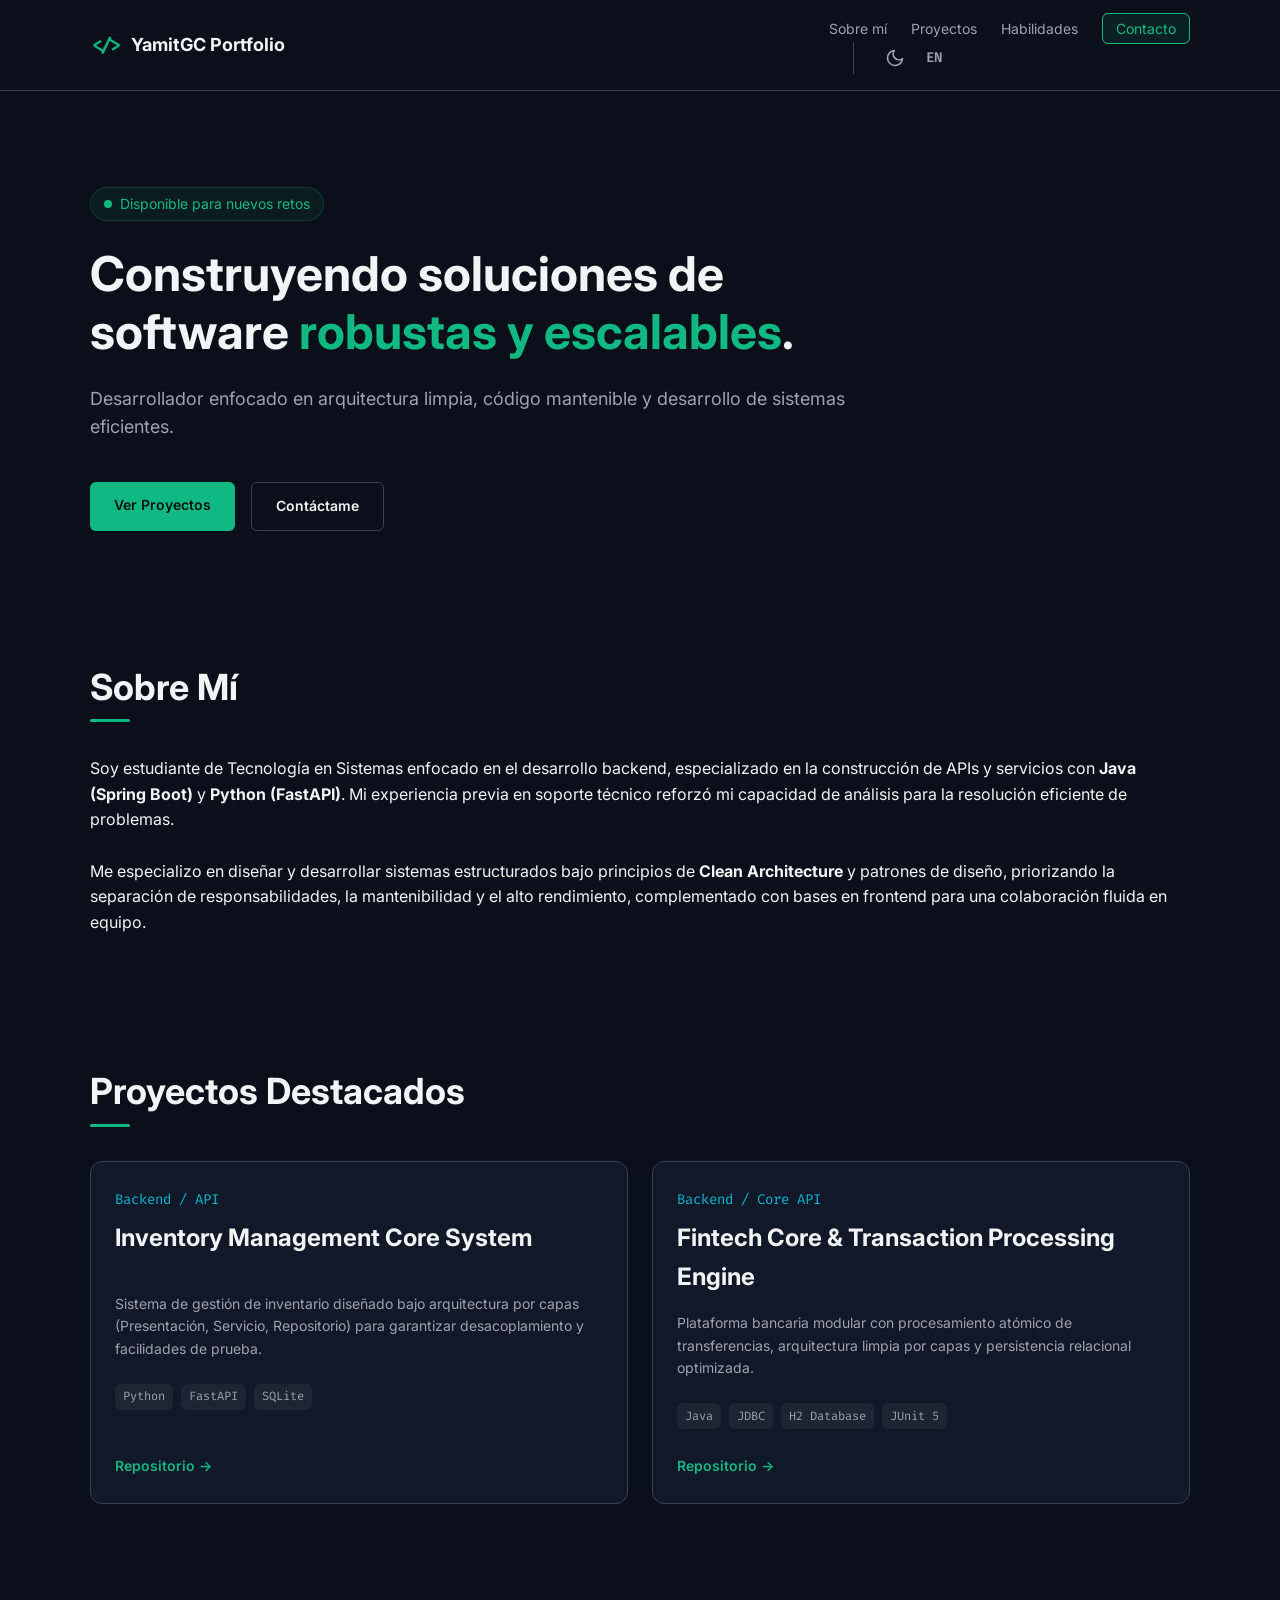
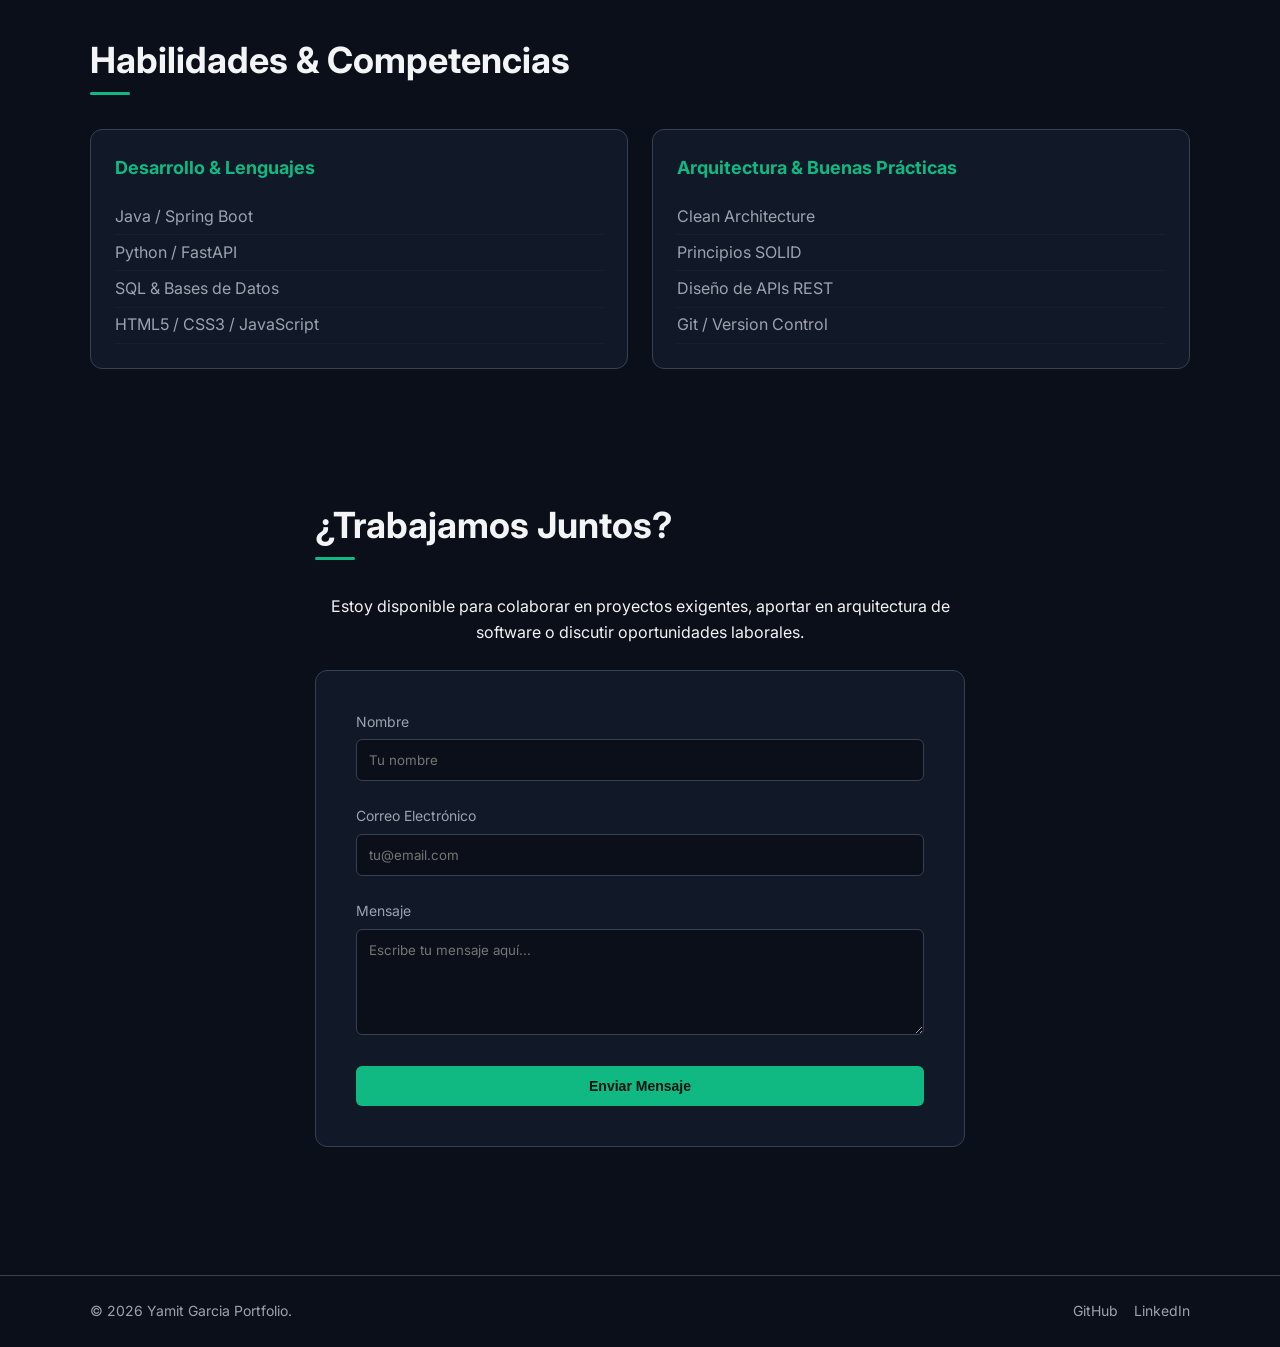
<file: index.html>
<!DOCTYPE html>
<html lang="es">
<head>
  <meta charset="UTF-8">
  <meta name="viewport" content="width=device-width, initial-scale=1.0">
  <meta name="description" content="Portafolio Profesional de Desarrollo de Software y Arquitectura Backend/Frontend.">
  <title>Portfolio | YamitGC Developer</title>
  <link rel="icon" type="image/png" href="assets/favicon.png">
  
  <!-- CSS Principal (Carga modular) -->
  <link rel="stylesheet" href="style.css">
  
  <!-- Tipografía Google Fonts -->
  <link rel="preconnect" href="https://fonts.googleapis.com">
  <link rel="preconnect" href="https://fonts.gstatic.com" crossorigin>
  <link href="https://fonts.googleapis.com/css2?family=Fira+Code:wght@400;500&family=Inter:wght@300;400;600;700&display=swap" rel="stylesheet">
</head>
<body>

  <!-- Encabezado y Navegación Principal -->
  <header class="header" id="header">
    <div class="container header__container">
      <a href="#hero" class="logo" aria-label="Inicio">
        <span class="logo__symbol">&lt;/&gt;</span>
        <span class="logo__text">YamitGC Portfolio</span>
      </a>
      
      <nav class="nav" aria-label="Navegación principal">
        <ul class="nav__list">
          <li class="nav__item"><a href="#about" class="nav__link" data-i18n="nav_about">Sobre mí</a></li>
          <li class="nav__item"><a href="#projects" class="nav__link" data-i18n="nav_projects">Proyectos</a></li>
          <li class="nav__item"><a href="#skills" class="nav__link" data-i18n="nav_skills">Habilidades</a></li>
          <li class="nav__item"><a href="#contact" class="nav__link nav__link--cta" data-i18n="nav_contact">Contacto</a></li>
        </ul>

        <!-- Controles de Tema e Idioma -->
        <div class="controls">
          <button id="theme-toggle" class="controls__btn" aria-label="Cambiar tema">
            <svg id="theme-icon" xmlns="http://www.w3.org/2000/svg" width="20" height="20" viewBox="0 0 24 24" fill="none" stroke="currentColor" stroke-width="2" stroke-linecap="round" stroke-linejoin="round">
              <path d="M21 12.79A9 9 0 1 1 11.21 3 7 7 0 0 0 21 12.79z"></path>
            </svg>
          </button>
          
          <button id="lang-toggle" class="controls__btn controls__btn--text" aria-label="Cambiar idioma">
            EN
          </button>
        </div>
      </nav>
    </div>
  </header>

  <main id="main-content">
    
    <!-- Hero Section -->
    <section class="hero" id="hero">
      <div class="container hero__container">
        <div class="hero__content">
          <div class="badge" role="status">
            <span class="badge__dot"></span> <span data-i18n="hero_badge">Disponible para nuevos retos</span>
          </div>
          <h1 class="hero__title" data-i18n="hero_title">
            Construyendo soluciones de software <span class="text-highlight">robustas y escalables</span>.
          </h1>
          <p class="hero__subtitle" data-i18n="hero_subtitle">
            Desarrollador enfocado en arquitectura limpia, código mantenible y desarrollo de sistemas eficientes.
          </p>
          <div class="hero__actions">
            <a href="#projects" class="btn btn--primary" data-i18n="hero_btn_projects">Ver Proyectos</a>
            <a href="#contact" class="btn btn--secondary" data-i18n="hero_btn_contact">Contáctame</a>
          </div>
        </div>
      </div>
    </section>

    <!-- Sobre Mí -->
    <section class="about section" id="about">
      <div class="container">
        <h2 class="section__title" data-i18n="about_title">Sobre Mí</h2>
        <div class="about__grid">
          <article class="about__text">
            <p data-i18n="about_p1">
              Soy estudiante de Tecnología en Sistemas enfocado en el desarrollo backend, especializado en la construcción de APIs y servicios con <strong>Java (Spring Boot)</strong> y <strong>Python (FastAPI)</strong>. Mi experiencia previa en soporte técnico reforzó mi capacidad de análisis para la resolución eficiente de problemas.
            </p>
            <br>
            <p data-i18n="about_p2">
              Me especializo en diseñar y desarrollar sistemas estructurados bajo principios de <strong>Clean Architecture</strong> y patrones de diseño, priorizando la separación de responsabilidades, la mantenibilidad y el alto rendimiento, complementado con bases en frontend para una colaboración fluida en equipo.
            </p>
          </article>
        </div>
      </div>
    </section>

    <!-- Proyectos destacados -->
    <section class="projects section" id="projects">
      <div class="container">
        <h2 class="section__title" data-i18n="projects_title">Proyectos Destacados</h2>
        
        <div class="projects__grid">
          
          <article class="project-card">
            <header class="project-card__header">
              <span class="project-card__tag" data-i18n="proj1_tag">Backend / API</span>
              <h3 class="project-card__title" data-i18n="proj1_title">Inventory Management Core System</h3>
            </header>
            <div class="project-card__body">
              <p data-i18n="proj1_desc">
                Sistema de gestión de inventario diseñado bajo arquitectura por capas (Presentación, Servicio, Repositorio) para garantizar desacoplamiento y facilidades de prueba.
              </p>
              <ul class="tech-stack" aria-label="Tecnologías usadas">
                <li class="tech-stack__item">Python</li>
                <li class="tech-stack__item">FastAPI</li>
                <li class="tech-stack__item">SQLite</li>
              </ul>
            </div>
            <footer class="project-card__footer">
              <a href="https://github.com/YamitGC/Inventory-FastAPI" class="project-card__link" target="_blank" rel="noopener noreferrer" data-i18n="proj1_link">Repositorio &rarr;</a>
            </footer>
          </article>

          <article class="project-card">
            <header class="project-card__header">
              <span class="project-card__tag" data-i18n="proj2_tag">Backend / Core API</span>
              <h3 class="project-card__title" data-i18n="proj2_title">Fintech Core & Transaction Processing Engine</h3>
            </header>
            <div class="project-card__body">
              <p data-i18n="proj2_desc">
                Plataforma bancaria modular con procesamiento atómico de transferencias, arquitectura limpia por capas y persistencia relacional optimizada.
              </p>
              <ul class="tech-stack" aria-label="Tecnologías usadas">
                <li class="tech-stack__item">Java</li>
                <li class="tech-stack__item">JDBC</li>
                <li class="tech-stack__item">H2 Database</li>
                <li class="tech-stack__item">JUnit 5</li>
              </ul>
            </div>
            <footer class="project-card__footer">
              <a href="https://github.com/YamitGC/fintech-core-api" class="project-card__link" target="_blank" rel="noopener noreferrer" data-i18n="proj2_link">Repositorio &rarr;</a>
            </footer>
          </article>

        </div>
      </div>
    </section>

    <!-- Habilidades -->
    <section class="skills section" id="skills">
      <div class="container">
        <h2 class="section__title" data-i18n="skills_title">Habilidades & Competencias</h2>
        
        <div class="skills__grid">
          <div class="skills__category">
            <h3 class="skills__category-title" data-i18n="skills_cat1">Desarrollo & Lenguajes</h3>
            <ul class="skills__list">
              <li>Java / Spring Boot</li>
              <li>Python / FastAPI</li>
              <li>SQL & Bases de Datos</li>
              <li>HTML5 / CSS3 / JavaScript</li>
            </ul>
          </div>

          <div class="skills__category">
            <h3 class="skills__category-title" data-i18n="skills_cat2">Arquitectura & Buenas Prácticas</h3>
            <ul class="skills__list">
              <li>Clean Architecture</li>
              <li>Principios SOLID</li>
              <li>Diseño de APIs REST</li>
              <li>Git / Version Control</li>
            </ul>
          </div>
        </div>
      </div>
    </section>

    <!-- Contacto -->
    <section class="contact section" id="contact">
      <div class="container container--narrow">
        <h2 class="section__title text-center" data-i18n="contact_title">¿Trabajamos Juntos?</h2>
        <p class="contact__intro text-center" data-i18n="contact_intro">
          Estoy disponible para colaborar en proyectos exigentes, aportar en arquitectura de software o discutir oportunidades laborales.
        </p>

        <form class="contact-form" action="#" method="POST">
          <div class="form-group">
            <label for="name" class="form-label" data-i18n="label_name">Nombre</label>
            <input type="text" id="name" name="name" class="form-input" data-i18n-placeholder="ph_name" placeholder="Tu nombre" required>
          </div>
          
          <div class="form-group">
            <label for="email" class="form-label" data-i18n="label_email">Correo Electrónico</label>
            <input type="email" id="email" name="email" class="form-input" data-i18n-placeholder="ph_email" placeholder="tu@email.com" required>
          </div>

          <div class="form-group">
            <label for="message" class="form-label" data-i18n="label_message">Mensaje</label>
            <textarea id="message" name="message" class="form-textarea" rows="5" data-i18n-placeholder="ph_message" placeholder="Escribe tu mensaje aquí..." required></textarea>
          </div>

          <button type="submit" class="btn btn--primary btn--block" data-i18n="btn_send">Enviar Mensaje</button>
        </form>
      </div>
    </section>

  </main>

  <!-- Pie de página -->
  <footer class="footer">
    <div class="container footer__container">
      <p class="footer__copy" data-i18n="footer_copy">&copy; 2026 Yamit Garcia Portfolio.</p>
      <div class="footer__socials">
        <a href="https://github.com/YamitGC" target="_blank" rel="noopener noreferrer" class="footer__social-link">GitHub</a>
        <a href="https://www.linkedin.com/in/yamit-garcia-cueto-928207426/?locale=en-US" target="_blank" rel="noopener noreferrer" class="footer__social-link">LinkedIn</a>
      </div>
    </div>
  </footer>

<script type="module" src="js/main.js"></script>
</body>
</html>
</file>
<file: style.css>
/* ==========================================================================
   ENTRY POINT - ARCHITECTURE CSS
   ========================================================================== */

/* 1. Design Tokens y Variables Globales */
@import url('css/variables.css');

/* 2. Estilos Principales del Portafolio */
@import url('css/portfolio.css');

/* 3. Media Queries y Adaptabilidad Responsiva */
@import url('css/responsive.css');
</file>
